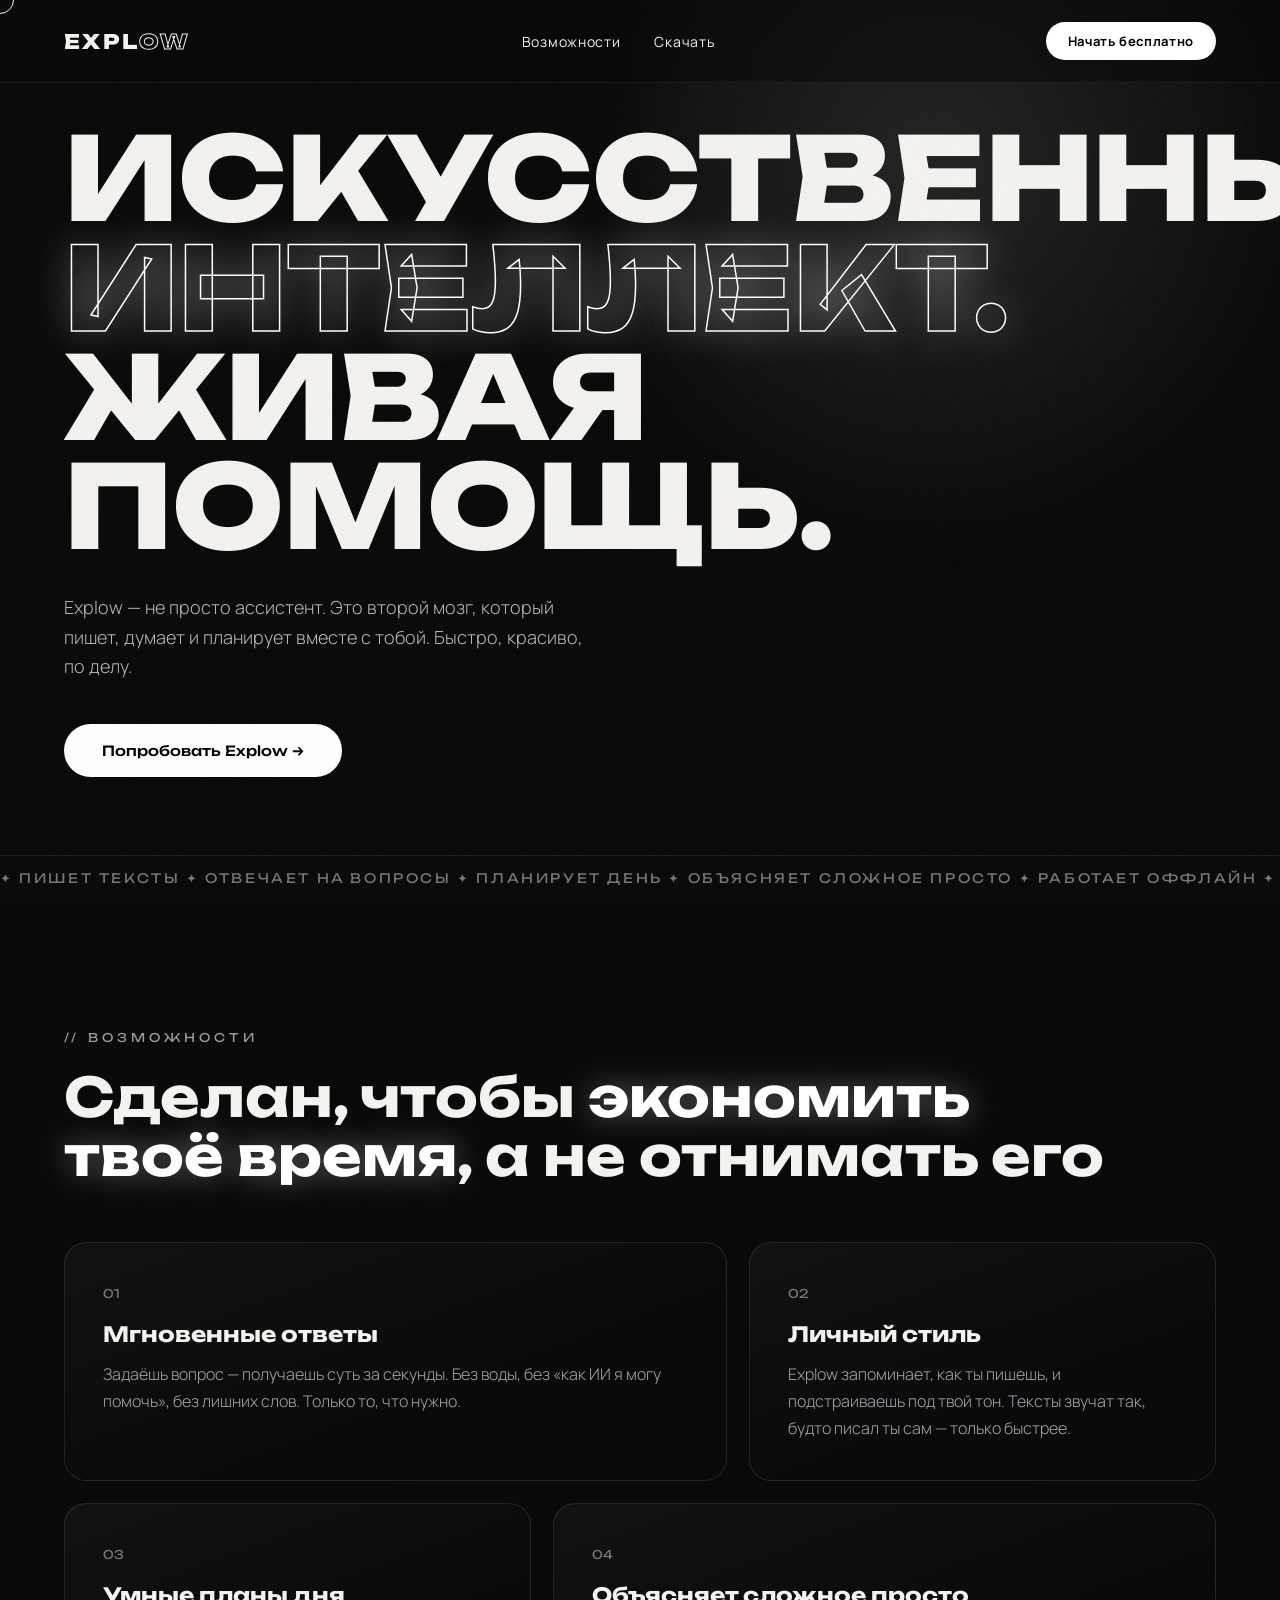
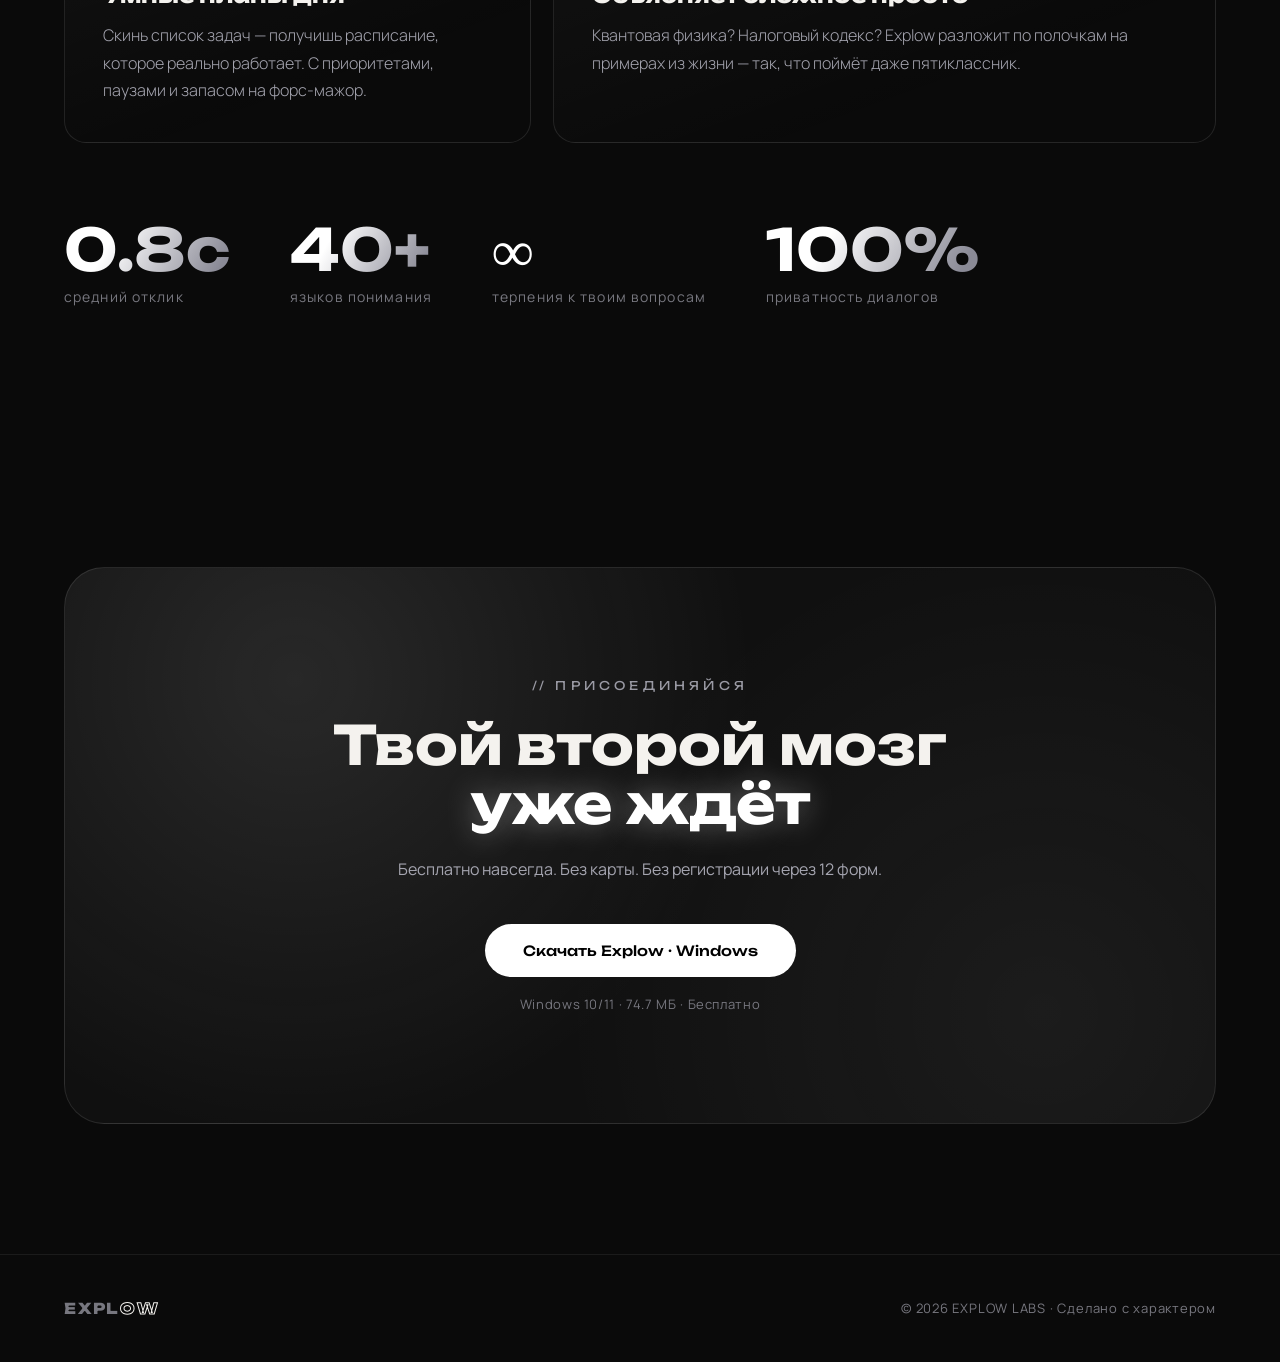
<file: index.html>
<!DOCTYPE html>
<html lang="ru">
<head>
<meta charset="UTF-8">
<meta name="viewport" content="width=device-width, initial-scale=1.0">
<title>EXPLOW — ИИ, который слышит тебя</title>
<link href="https://fonts.googleapis.com/css2?family=Unbounded:wght@300;500;800&family=Manrope:wght@300;400;600&display=swap" rel="stylesheet">
<style>
  :root{
    --bg:#0a0a0a;
    --ink:#f4f2ee;
    --accent:#ffffff;      /* чистый белый */
    --muted:#77777f;
  }
  *{margin:0;padding:0;box-sizing:border-box}
  html{scroll-behavior:smooth}
  body{
    background:var(--bg);color:var(--ink);
    font-family:'Manrope',sans-serif;
    overflow-x:hidden;
    cursor:none;
  }
  /* ---------- кастомный курсор ---------- */
  .cursor{
    position:fixed;width:28px;height:28px;border-radius:50%;
    border:1.5px solid var(--accent);
    pointer-events:none;z-index:9999;
    transform:translate(-50%,-50%);
    transition:width .25s,height .25s,border-color .25s;
    mix-blend-mode:difference;
  }
  .cursor.big{width:64px;height:64px}
  @media (hover:none){body{cursor:auto}.cursor{display:none}}

  /* ---------- шумовая текстура ---------- */
  body::before{
    content:'';position:fixed;inset:0;z-index:1;pointer-events:none;opacity:.05;
    background-image:url("data:image/svg+xml,%3Csvg xmlns='http://www.w3.org/2000/svg' width='200' height='200'%3E%3Cfilter id='n'%3E%3CfeTurbulence baseFrequency='0.85' numOctaves='2'/%3E%3C/filter%3E%3Crect width='100%25' height='100%25' filter='url(%23n)'/%3E%3C/svg%3E");
  }

  /* ---------- навбар ---------- */
  nav{
    position:fixed;top:0;left:0;right:0;z-index:100;
    display:flex;justify-content:space-between;align-items:center;
    padding:22px 5vw;
    backdrop-filter:blur(12px);
    background:rgba(10,10,10,.55);
    border-bottom:1px solid rgba(255,255,255,.07);
  }
  .logo{font-family:'Unbounded';font-weight:800;font-size:20px;letter-spacing:.12em}
  .logo span{color:transparent;-webkit-text-stroke:1px var(--ink)}
  nav ul{display:flex;gap:34px;list-style:none}
  nav a{color:var(--ink);text-decoration:none;font-size:14px;letter-spacing:.05em;transition:.3s}
  nav a:hover{color:#fff;text-shadow:0 0 14px rgba(255,255,255,.7)}
  .nav-cta{
    padding:10px 22px;background:var(--accent);color:#000!important;
    font-weight:700;border-radius:99px;font-size:13px;
  }
  .nav-cta:hover{box-shadow:0 0 24px rgba(255,255,255,.45)}
  @media(max-width:720px){nav ul{display:none}}

  /* ---------- hero ---------- */
  header{
    min-height:100vh;display:flex;flex-direction:column;justify-content:center;
    padding:0 5vw;position:relative;
  }
  .hero-orb{
    position:absolute;top:-15%;right:-8%;width:60vw;height:60vw;max-width:750px;max-height:750px;
    background:radial-gradient(circle at 40% 40%, rgba(255,255,255,.11), transparent 62%);
    filter:blur(30px);animation:breathe 7s ease-in-out infinite;pointer-events:none;
  }
  @keyframes breathe{50%{transform:scale(1.12) rotate(8deg)}}
  h1{
    font-family:'Unbounded';font-weight:800;
    font-size:clamp(44px,9vw,120px);line-height:.95;
    letter-spacing:-.01em;text-transform:uppercase;
  }
  h1 em{
    font-style:normal;color:transparent;-webkit-text-stroke:1.5px #fff;
    text-shadow:0 0 40px rgba(255,255,255,.25);
  }
  .hero-sub{
    margin-top:32px;max-width:520px;font-size:18px;line-height:1.65;color:#b8b8c2;font-weight:300;
  }
  .hero-actions{margin-top:42px;display:flex;gap:16px;flex-wrap:wrap}
  .btn-primary{
    font-family:'Unbounded';font-weight:500;font-size:14px;padding:18px 38px;
    border-radius:99px;cursor:none;text-decoration:none;display:inline-block;transition:.3s;
    background:var(--accent);color:#000;
  }
  .btn-primary:hover{transform:translateY(-3px);box-shadow:0 0 34px rgba(255,255,255,.5)}

  .ticker{
    position:absolute;bottom:0;left:0;right:0;border-top:1px solid rgba(255,255,255,.08);
    overflow:hidden;white-space:nowrap;padding:14px 0;
    font-family:'Unbounded';font-size:13px;color:var(--muted);letter-spacing:.2em;
  }
  .ticker div{display:inline-block;animation:ticker 26s linear infinite}
  @keyframes ticker{to{transform:translateX(-50%)}}

  /* ---------- секции ---------- */
  section{padding:130px 5vw;position:relative;z-index:2}
  .label{
    font-family:'Unbounded';font-size:12px;letter-spacing:.35em;color:#9a9aa4;
    text-transform:uppercase;margin-bottom:22px;
  }
  h2{font-family:'Unbounded';font-size:clamp(28px,4.5vw,54px);line-height:1.1;margin-bottom:56px}
  h2 i{font-style:normal;color:#fff;text-shadow:0 0 30px rgba(255,255,255,.35)}

  /* возможности — ломаная сетка */
  .features{display:grid;grid-template-columns:repeat(12,1fr);gap:22px}
  .card{
    border:1px solid rgba(255,255,255,.1);border-radius:22px;padding:38px;
    background:linear-gradient(160deg,rgba(255,255,255,.035),transparent 70%);
    transition:.35s;position:relative;overflow:hidden;
  }
  .card:hover{transform:translateY(-8px)!important;border-color:rgba(255,255,255,.6);background:rgba(255,255,255,.045)}
  .card:nth-child(1){grid-column:span 7}
  .card:nth-child(2){grid-column:span 5}
  .card:nth-child(3){grid-column:span 5}
  .card:nth-child(4){grid-column:span 7}
  .card:nth-child(odd){transform:rotate(-.4deg)}
  .card:nth-child(even){transform:rotate(.4deg)}
  @media(max-width:900px){.card{grid-column:span 12!important}}
  .card .num{font-family:'Unbounded';font-size:12px;color:var(--muted)}
  .card h3{font-family:'Unbounded';font-size:21px;margin:18px 0 14px}
  .card p{color:#a5a5b0;line-height:1.7;font-weight:300}
  .card .glow{
    position:absolute;top:-40%;right:-20%;width:220px;height:220px;border-radius:50%;
    background:radial-gradient(circle,#fff,transparent 70%);opacity:0;transition:.5s;filter:blur(40px);
  }
  .card:hover .glow{opacity:.14}

  /* цифры */
  .stats{display:flex;gap:60px;flex-wrap:wrap;margin-top:70px}
  .stat b{
    font-family:'Unbounded';font-size:clamp(34px,5vw,58px);display:block;
    background:linear-gradient(120deg,#fff 30%,#8a8a96 90%);
    -webkit-background-clip:text;background-clip:text;color:transparent;
  }
  .stat span{color:var(--muted);font-size:14px;letter-spacing:.08em}

  /* CTA */
  .cta-box{
    text-align:center;border-radius:40px;padding:110px 6vw;
    background:
      radial-gradient(circle at 20% 20%, rgba(255,255,255,.1), transparent 45%),
      radial-gradient(circle at 85% 80%, rgba(255,255,255,.05), transparent 45%),
      #101010;
    border:1px solid rgba(255,255,255,.1);
  }
  .download-note{
    margin-top:18px;font-size:13px;color:var(--muted);letter-spacing:.05em;
  }

  footer{
    display:flex;justify-content:space-between;align-items:center;flex-wrap:wrap;gap:20px;
    padding:44px 5vw;border-top:1px solid rgba(255,255,255,.07);
    color:var(--muted);font-size:13px;letter-spacing:.06em;
  }

  /* появление при скролле */
  .reveal{opacity:0;transform:translateY(46px);transition:.9s cubic-bezier(.2,.8,.2,1)}
  .reveal.on{opacity:1;transform:none}
</style>
</head>
<body>

<div class="cursor" id="cur"></div>

<nav>
  <div class="logo">EXPL<span>OW</span></div>
  <ul>
    <li><a href="#features">Возможности</a></li>
    <li><a href="#cta">Скачать</a></li>
  </ul>
  <a class="nav-cta" href="#cta" data-hover>Начать бесплатно</a>
</nav>

<header>
  <div class="hero-orb"></div>
  <h1 class="reveal on">Искусственный<br><em>интеллект.</em><br>Живая помощь.</h1>
  <p class="hero-sub reveal">Explow — не просто ассистент. Это второй мозг, который пишет, думает и планирует вместе с тобой. Быстро, красиво, по делу.</p>
  <div class="hero-actions reveal">
    <a href="#cta" class="btn-primary" data-hover>Попробовать Explow →</a>
  </div>
  <div class="ticker"><div>
    ✦ ПИШЕТ ТЕКСТЫ ✦ ОТВЕЧАЕТ НА ВОПРОСЫ ✦ ПЛАНИРУЕТ ДЕНЬ ✦ ОБЪЯСНЯЕТ СЛОЖНОЕ ПРОСТО ✦ РАБОТАЕТ ОФФЛАЙН ✦ ПИШЕТ ТЕКСТЫ ✦ ОТВЕЧАЕТ НА ВОПРОСЫ ✦ ПЛАНИРУЕТ ДЕНЬ ✦ ОБЪЯСНЯЕТ СЛОЖНОЕ ПРОСТО ✦ РАБОТАЕТ ОФФЛАЙН ✦&nbsp;
  </div></div>
</header>

<section id="features">
  <p class="label reveal">// Возможности</p>
  <h2 class="reveal">Сделан, чтобы <i>экономить<br>твоё время</i>, а не отнимать его</h2>
  <div class="features">
    <div class="card reveal"><div class="glow"></div><span class="num">01</span>
      <h3>Мгновенные ответы</h3>
      <p>Задаёшь вопрос — получаешь суть за секунды. Без воды, без «как ИИ я могу помочь», без лишних слов. Только то, что нужно.</p>
    </div>
    <div class="card reveal"><div class="glow"></div><span class="num">02</span>
      <h3>Личный стиль</h3>
      <p>Explow запоминает, как ты пишешь, и подстраиваешь под твой тон. Тексты звучат так, будто писал ты сам — только быстрее.</p>
    </div>
    <div class="card reveal"><div class="glow"></div><span class="num">03</span>
      <h3>Умные планы дня</h3>
      <p>Скинь список задач — получишь расписание, которое реально работает. С приоритетами, паузами и запасом на форс-мажор.</p>
    </div>
    <div class="card reveal"><div class="glow"></div><span class="num">04</span>
      <h3>Объясняет сложное просто</h3>
      <p>Квантовая физика? Налоговый кодекс? Explow разложит по полочкам на примерах из жизни — так, что поймёт даже пятиклассник.</p>
    </div>
  </div>

  <div class="stats reveal">
    <div class="stat"><b>0.8с</b><span>средний отклик</span></div>
    <div class="stat"><b>40+</b><span>языков понимания</span></div>
    <div class="stat"><b>∞</b><span>терпения к твоим вопросам</span></div>
    <div class="stat"><b>100%</b><span>приватность диалогов</span></div>
  </div>
</section>

<section id="cta">
  <div class="cta-box reveal">
    <p class="label">// Присоединяйся</p>
    <h2 style="margin-bottom:24px">Твой второй мозг<br><i>уже ждёт</i></h2>
    <p style="color:#a5a5b0;margin-bottom:44px">Бесплатно навсегда. Без карты. Без регистрации через 12 форм.</p>
    <a class="btn-primary" href="https://github.com/NoLixSky/nolixsky.github.io/releases/download/1.0/ExplowSetup.exe" download="ExplowSetup.exe" data-hover>Скачать Explow · Windows</a>
    <p class="download-note">Windows 10/11 · 74.7 МБ · Бесплатно</p>
  </div>
</section>

<footer>
  <div class="logo" style="font-size:15px">EXPL<span>OW</span></div>
  <span>© 2026 EXPLOW LABS · Сделано с характером</span>
</footer>

<script>
// курсор
const cur = document.getElementById('cur');
document.addEventListener('mousemove', e => { cur.style.left = e.clientX+'px'; cur.style.top = e.clientY+'px'; });
document.querySelectorAll('[data-hover],a,button,input').forEach(el=>{
  el.addEventListener('mouseenter',()=>cur.classList.add('big'));
  el.addEventListener('mouseleave',()=>cur.classList.remove('big'));
});

// появление при скролле
const io = new IntersectionObserver(es=>es.forEach(e=>{if(e.isIntersecting)e.target.classList.add('on')}),{threshold:.15});
document.querySelectorAll('.reveal').forEach(el=>io.observe(el));
</script>
</body>
</html>
</file>
